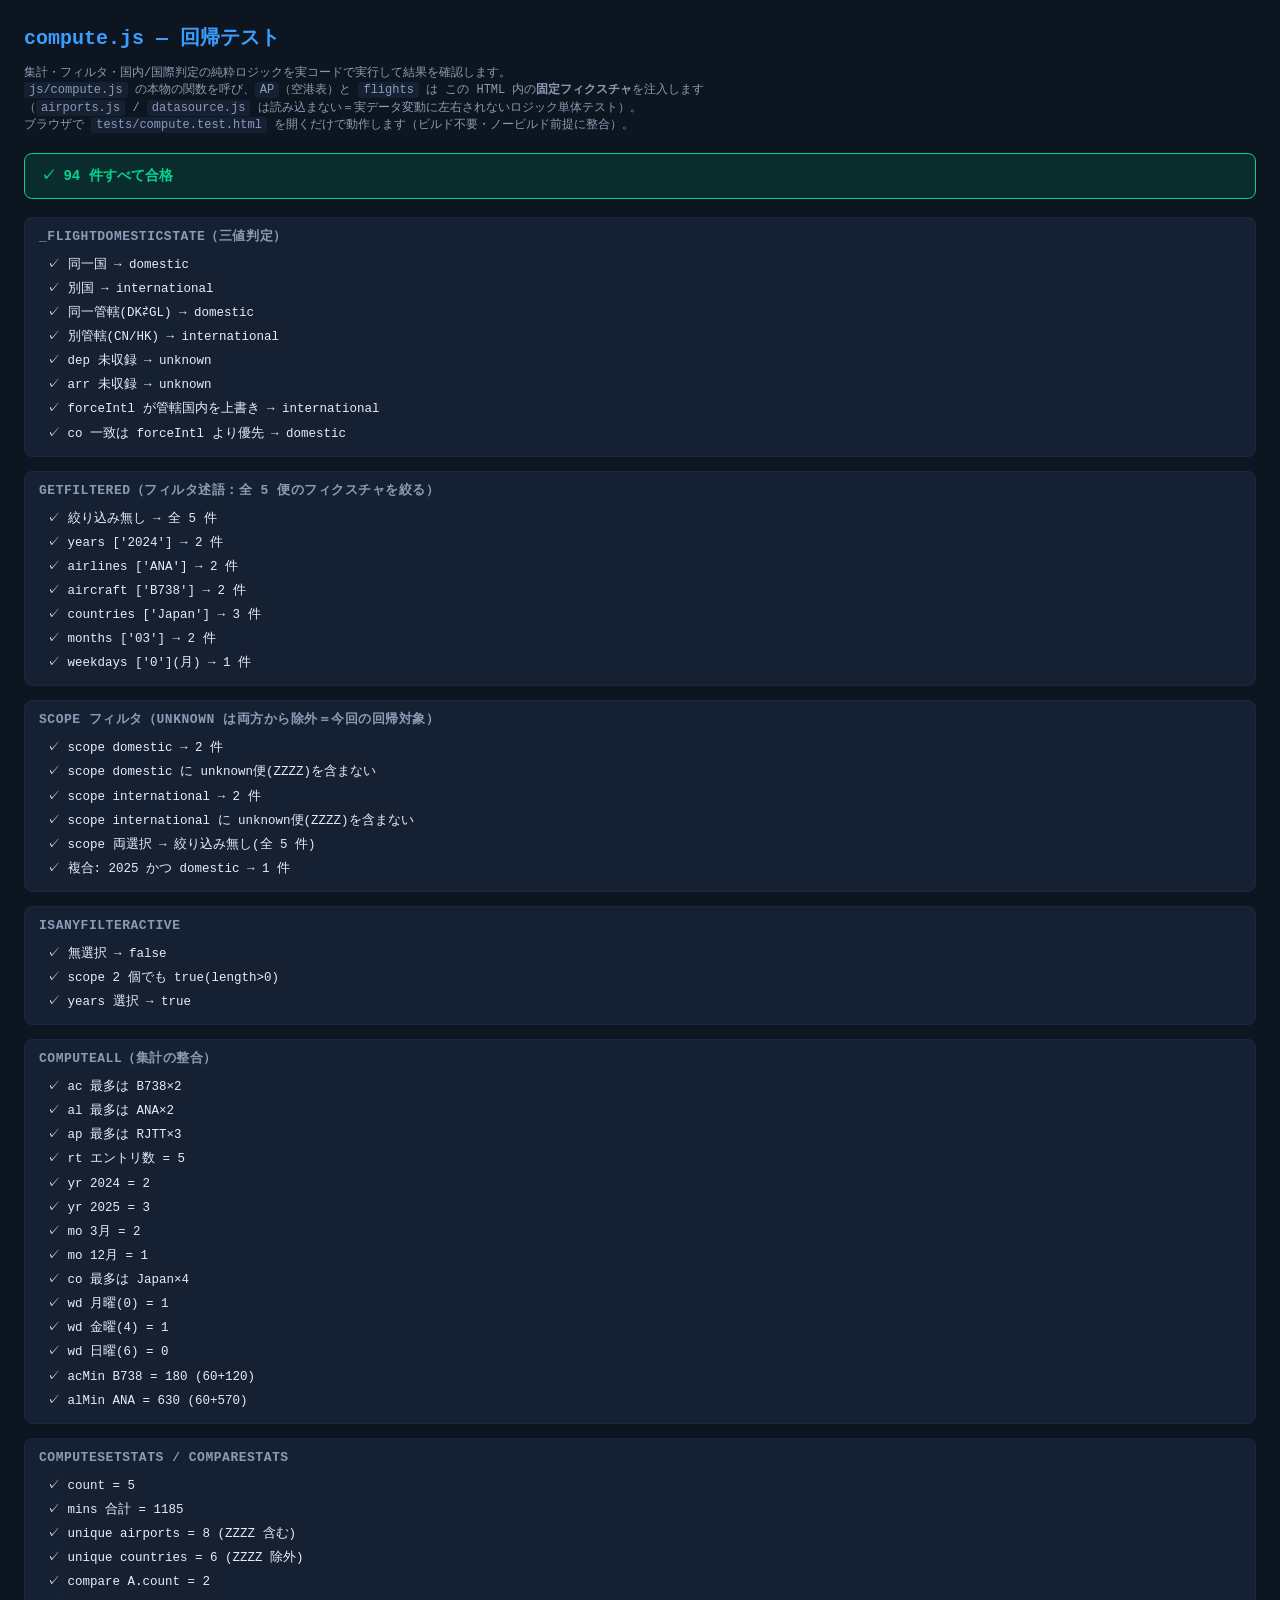
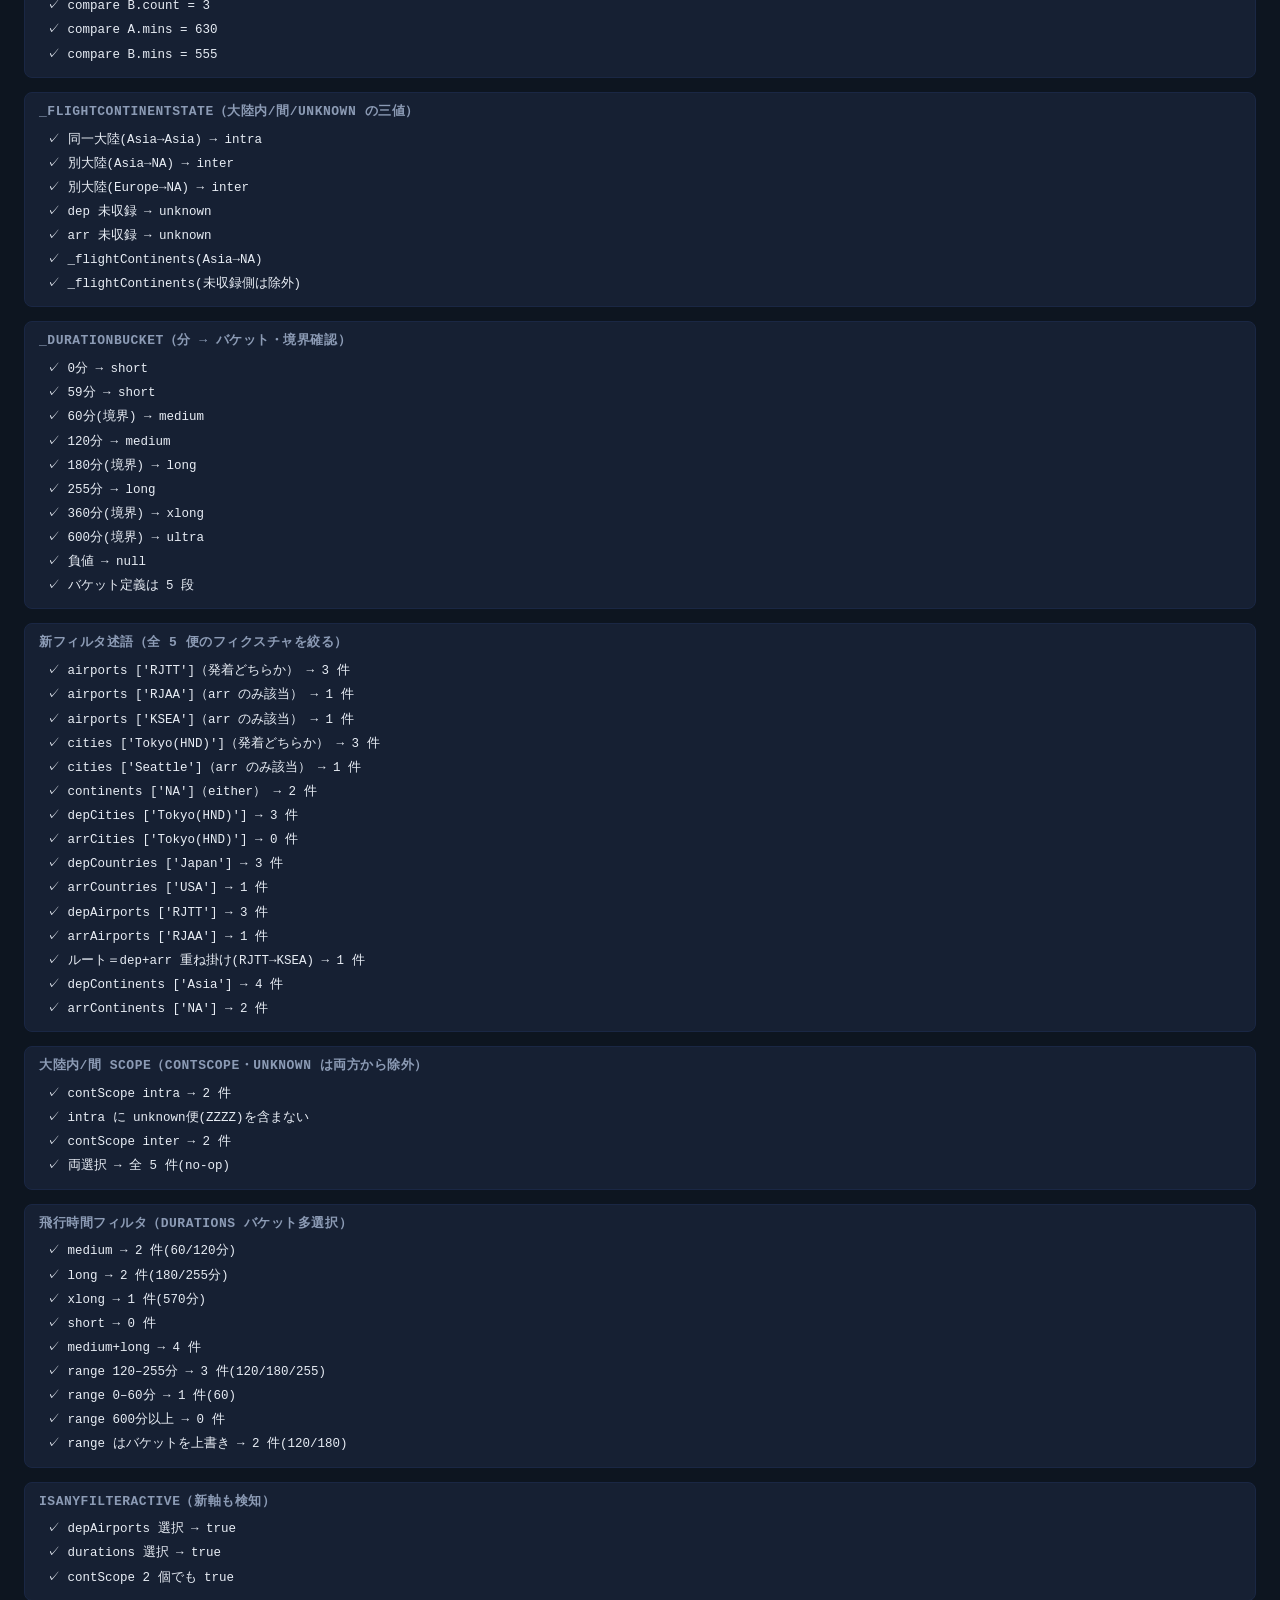
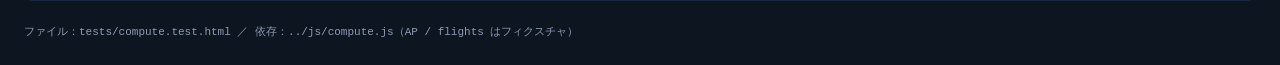
<file: tests/compute.test.html>
<!DOCTYPE html>
<html lang="ja">
<head>
<meta charset="utf-8">
<title>compute.js テスト</title>
<style>
  :root{
    --bg:#0d1520; --card:#162033; --border:#1a2744;
    --text:#e8edf5; --text-2:#8c9bb5; --accent:#3b9eff;
    --green:#00d68f; --red:#ff4d6a; --amber:#ffb020;
  }
  *{box-sizing:border-box;}
  body{font-family:ui-monospace,'JetBrains Mono',Menlo,monospace;background:var(--bg);color:var(--text);
       margin:0;padding:24px;line-height:1.45;}
  h1{color:var(--accent);font-size:20px;margin:0 0 4px;}
  .intro{color:var(--text-2);font-size:12px;margin-bottom:18px;}
  .intro code{background:var(--card);padding:1px 5px;border-radius:3px;}
  .summary{padding:12px 16px;border-radius:8px;font-weight:700;font-size:14px;margin:18px 0;}
  .summary.ok  {background:rgba(0,214,143,0.12);border:1px solid var(--green);color:var(--green);}
  .summary.fail{background:rgba(255,77,106,0.12);border:1px solid var(--red);  color:var(--red);}
  .group{margin:14px 0;background:var(--card);border:1px solid var(--border);border-radius:8px;
         padding:10px 14px;}
  .group h2{font-size:13px;color:var(--text-2);margin:0 0 6px;text-transform:uppercase;letter-spacing:0.04em;}
  .case{padding:3px 0;font-size:12.5px;border-left:3px solid transparent;padding-left:8px;margin-left:-3px;}
  .pass{color:var(--green);}
  .fail{color:var(--red);border-left-color:var(--red);background:rgba(255,77,106,0.06);}
  .label{color:var(--text);}
  .expected{color:var(--text-2);}
  .got{color:var(--amber);}
  .meta{color:var(--text-2);font-size:11px;margin-top:24px;}
</style>
</head>
<body>
<h1>compute.js — 回帰テスト</h1>
<p class="intro">
  集計・フィルタ・国内/国際判定の純粋ロジックを実コードで実行して結果を確認します。<br>
  <code>js/compute.js</code> の本物の関数を呼び、<code>AP</code>（空港表）と <code>flights</code> は
  この HTML 内の<strong>固定フィクスチャ</strong>を注入します<br>
  （<code>airports.js</code> / <code>datasource.js</code> は読み込まない＝実データ変動に左右されないロジック単体テスト）。<br>
  ブラウザで <code>tests/compute.test.html</code> を開くだけで動作します（ビルド不要・ノービルド前提に整合）。
</p>
<div id="summary" class="summary"></div>
<div id="results"></div>
<div class="meta">ファイル：<code>tests/compute.test.html</code> ／ 依存：<code>../js/compute.js</code>（AP / flights はフィクスチャ）</div>

<!-- フィクスチャ：compute.js が参照するグローバル AP / flights をテスト用に用意する。
     compute.js は AP / flights を「関数内」でしか参照しないため、ここで先に定義しておけば足りる。 -->
<script>
// 国内/国際判定を網羅するための最小空港セット：
//   同一国（Japan）・別国（USA）・同一管轄グループ（Denmark⇄Greenland(Denmark)）・
//   別管轄の B タイプ（China / Hong Kong(China)）・forceIntl 付き、を含む。
var AP = {
  RJTT: { co:'Japan',               city:'Tokyo(HND)',  ct:'Asia' },
  RJAA: { co:'Japan',               city:'Tokyo(NRT)',  ct:'Asia' },
  KSEA: { co:'USA',                 city:'Seattle',     ct:'North America' },
  KFRC: { co:'USA',                 city:'ForceUSA',    ct:'North America', forceIntl:true },
  EKCH: { co:'Denmark',             city:'Copenhagen',  ct:'Europe' },
  BGGH: { co:'Greenland(Denmark)',  city:'Nuuk',        ct:'North America' },
  BGBW: { co:'Greenland(Denmark)',  city:'Narsarsuaq',  ct:'North America', forceIntl:true },
  ZBAA: { co:'China',               city:'Beijing',     ct:'Asia' },
  VHHH: { co:'Hong Kong(China)',    city:'Hong Kong',   ct:'Asia' },
};

// フライト集合：年/月/曜日/航空会社/機材/所要時間/国内・国際/未収録(ZZZZ) を散らす。
// 曜日（Mon=0..Sun=6）コメントは computeAll の wd ロジックと突き合わせ済み。
var flights = [
  { date:'2024-01-05', dep:'RJTT', arr:'RJAA', ac:'B738', al:'ANA', t:'1h00m' }, // 国内JP / 金(wd4)
  { date:'2024-07-20', dep:'RJTT', arr:'KSEA', ac:'B77W', al:'ANA', t:'9h30m' }, // 国際   / 土(wd5)
  { date:'2025-03-10', dep:'EKCH', arr:'BGGH', ac:'A320', al:'SAS', t:'4h15m' }, // 管轄国内 / 月(wd0)
  { date:'2025-03-11', dep:'ZBAA', arr:'VHHH', ac:'A333', al:'CCA', t:'3h00m' }, // 国際(CN/HK) / 火(wd1)
  { date:'2025-12-25', dep:'RJTT', arr:'ZZZZ', ac:'B738', al:'JAL', t:'2h00m' }, // unknown(ZZZZ未収録) / 木(wd3)
];
</script>
<script src="../js/compute.js"></script>

<script>
// =========================== ミニ assert ハーネス ===========================
// normalize.test.html / parse.test.html と同じ作法（依存追加なし）。
let _passed = 0, _failed = 0;
let _currentGroup = null;

function group(name){
  const div = document.createElement('div');
  div.className = 'group';
  const h2 = document.createElement('h2');
  h2.textContent = name;
  div.appendChild(h2);
  document.getElementById('results').appendChild(div);
  _currentGroup = div;
}

function eq(label, actual, expected){
  const ok = (actual === expected) ||
             (Number.isNaN(actual) && Number.isNaN(expected));
  const row = document.createElement('div');
  row.className = 'case ' + (ok ? 'pass' : 'fail');
  if(ok){
    row.innerHTML = '<span class="label">✓ ' + escapeHtml(label) + '</span>';
    _passed++;
  } else {
    row.innerHTML = '<span class="label">✗ ' + escapeHtml(label) + '</span> ' +
                    '<span class="expected">expected ' + escapeHtml(JSON.stringify(expected)) + '</span> ' +
                    '<span class="got">got ' + escapeHtml(JSON.stringify(actual)) + '</span>';
    _failed++;
  }
  _currentGroup.appendChild(row);
}

// 配列・タプル比較用：JSON 文字列化して eq に通す薄いラッパ。
function arrEq(label, actual, expected){
  eq(label, JSON.stringify(actual), JSON.stringify(expected));
}

function escapeHtml(s){
  return String(s).replace(/[&<>"']/g, ch => ({
    '&':'&amp;','<':'&lt;','>':'&gt;','"':'&quot;',"'":'&#39;'
  }[ch]));
}

function done(){
  const total = _passed + _failed;
  const sum = document.getElementById('summary');
  if(_failed === 0){
    sum.className = 'summary ok';
    sum.textContent = '✓ ' + total + ' 件すべて合格';
  } else {
    sum.className = 'summary fail';
    sum.textContent = '✗ ' + _failed + ' / ' + total + ' 件失敗';
  }
}

// FilterState を毎回まっさらにしてから上書きするヘルパ（テスト間の状態漏れ防止）。
function setFilter(o){
  FilterState.years=[]; FilterState.airlines=[]; FilterState.aircraft=[];
  FilterState.countries=[]; FilterState.scope=[]; FilterState.months=[]; FilterState.weekdays=[];
  // 共有計算層（フェーズY）の軸もリセット。
  FilterState.airports=[]; FilterState.cities=[]; FilterState.continents=[];
  FilterState.depAirports=[]; FilterState.arrAirports=[];
  FilterState.depCities=[]; FilterState.arrCities=[]; FilterState.depCountries=[]; FilterState.arrCountries=[];
  FilterState.depContinents=[]; FilterState.arrContinents=[];
  FilterState.contScope=[]; FilterState.durations=[]; FilterState.durationRange=[];
  Object.assign(FilterState, o || {});
}

// ============================ テストケース ============================

// ---- _flightDomesticState（国内/国際/unknown の三値判定と優先順位）----
group('_flightDomesticState（三値判定）');
eq('同一国 → domestic',                _flightDomesticState({dep:'RJTT', arr:'RJAA'}), 'domestic');
eq('別国 → international',              _flightDomesticState({dep:'RJTT', arr:'KSEA'}), 'international');
eq('同一管轄(DK⇄GL) → domestic',       _flightDomesticState({dep:'EKCH', arr:'BGGH'}), 'domestic');
eq('別管轄(CN/HK) → international',     _flightDomesticState({dep:'ZBAA', arr:'VHHH'}), 'international');
eq('dep 未収録 → unknown',             _flightDomesticState({dep:'ZZZZ', arr:'RJTT'}), 'unknown');
eq('arr 未収録 → unknown',             _flightDomesticState({dep:'RJTT', arr:'ZZZZ'}), 'unknown');
eq('forceIntl が管轄国内を上書き → international', _flightDomesticState({dep:'EKCH', arr:'BGBW'}), 'international');
eq('co 一致は forceIntl より優先 → domestic',     _flightDomesticState({dep:'KSEA', arr:'KFRC'}), 'domestic');

// ---- getFiltered / _buildPredicates（各フィルタ述語）----
group('getFiltered（フィルタ述語：全 5 便のフィクスチャを絞る）');
setFilter({});                       eq('絞り込み無し → 全 5 件',        getFiltered().length, 5);
setFilter({years:['2024']});         eq("years ['2024'] → 2 件",         getFiltered().length, 2);
setFilter({airlines:['ANA']});       eq("airlines ['ANA'] → 2 件",       getFiltered().length, 2);
setFilter({aircraft:['B738']});      eq("aircraft ['B738'] → 2 件",      getFiltered().length, 2);
setFilter({countries:['Japan']});    eq("countries ['Japan'] → 3 件",    getFiltered().length, 3);
setFilter({months:['03']});          eq("months ['03'] → 2 件",          getFiltered().length, 2);
setFilter({weekdays:['0']});         eq("weekdays ['0'](月) → 1 件",     getFiltered().length, 1);

// ---- scope（国内/国際）と unknown の扱い ----
group('scope フィルタ（unknown は両方から除外＝今回の回帰対象）');
setFilter({scope:['domestic']});
eq("scope domestic → 2 件",                getFiltered().length, 2);
eq('scope domestic に unknown便(ZZZZ)を含まない', getFiltered().some(f=>f.arr==='ZZZZ'), false);
setFilter({scope:['international']});
eq("scope international → 2 件",            getFiltered().length, 2);
eq('scope international に unknown便(ZZZZ)を含まない', getFiltered().some(f=>f.arr==='ZZZZ'), false);
setFilter({scope:['domestic','international']});
eq('scope 両選択 → 絞り込み無し(全 5 件)',   getFiltered().length, 5);
setFilter({years:['2025'], scope:['domestic']});
eq('複合: 2025 かつ domestic → 1 件',        getFiltered().length, 1);

// ---- isAnyFilterActive ----
group('isAnyFilterActive');
setFilter({});                              eq('無選択 → false',          isAnyFilterActive(), false);
setFilter({scope:['domestic','international']}); eq('scope 2 個でも true(length>0)', isAnyFilterActive(), true);
setFilter({years:['2024']});                eq('years 選択 → true',       isAnyFilterActive(), true);
setFilter({}); // 後続テストに影響しないよう片付け

// ---- computeAll（集計）----
group('computeAll（集計の整合）');
const C = computeAll(flights);
arrEq('ac 最多は B738×2',  C.ac[0], ['B738', 2]);
arrEq('al 最多は ANA×2',   C.al[0], ['ANA', 2]);
arrEq('ap 最多は RJTT×3',  C.ap[0], ['RJTT', 3]);
eq('rt エントリ数 = 5',     C.rt.length, 5);
eq('yr 2024 = 2',           C.yr['2024'], 2);
eq('yr 2025 = 3',           C.yr['2025'], 3);
eq('mo 3月 = 2',            C.mo[3], 2);
eq('mo 12月 = 1',           C.mo[12], 1);
arrEq('co 最多は Japan×4',  C.co[0], ['Japan', 4]);
eq('wd 月曜(0) = 1',        C.wd[0], 1);
eq('wd 金曜(4) = 1',        C.wd[4], 1);
eq('wd 日曜(6) = 0',        C.wd[6], 0);
eq('acMin B738 = 180 (60+120)', C.acMin['B738'], 180);
eq('alMin ANA = 630 (60+570)',  C.alMin['ANA'], 630);

// ---- computeSetStats / compareStats（比較用要約）----
group('computeSetStats / compareStats');
const S = computeSetStats(flights);
eq('count = 5',                          S.count, 5);
eq('mins 合計 = 1185',                   S.mins, 1185);
eq('unique airports = 8 (ZZZZ 含む)',    S.airports.size, 8);
eq('unique countries = 6 (ZZZZ 除外)',   S.countries.size, 6);
const cmp = compareStats(flights.slice(0,2), flights.slice(2));
eq('compare A.count = 2',  cmp.a.count, 2);
eq('compare B.count = 3',  cmp.b.count, 3);
eq('compare A.mins = 630', cmp.a.mins, 630);
eq('compare B.mins = 555', cmp.b.mins, 555);

// ======================= 共有計算層（フェーズY・2026-07-02） =======================

// ---- _flightContinents / _flightContinentState（大陸ヘルパと大陸内/間の三値）----
group('_flightContinentState（大陸内/間/unknown の三値）');
eq('同一大陸(Asia→Asia) → intra',      _flightContinentState({dep:'RJTT', arr:'RJAA'}), 'intra');
eq('別大陸(Asia→NA) → inter',          _flightContinentState({dep:'RJTT', arr:'KSEA'}), 'inter');
eq('別大陸(Europe→NA) → inter',        _flightContinentState({dep:'EKCH', arr:'BGGH'}), 'inter');
eq('dep 未収録 → unknown',             _flightContinentState({dep:'ZZZZ', arr:'RJTT'}), 'unknown');
eq('arr 未収録 → unknown',             _flightContinentState({dep:'RJTT', arr:'ZZZZ'}), 'unknown');
arrEq('_flightContinents(Asia→NA)',    _flightContinents({dep:'RJTT', arr:'KSEA'}), ['Asia','North America']);
arrEq('_flightContinents(未収録側は除外)', _flightContinents({dep:'RJTT', arr:'ZZZZ'}), ['Asia']);

// ---- _durationBucket / DURATION_BUCKETS（非重複・境界は下限含む/上限含まず）----
group('_durationBucket（分 → バケット・境界確認）');
eq('0分 → short',        _durationBucket(0),   'short');
eq('59分 → short',       _durationBucket(59),  'short');
eq('60分(境界) → medium', _durationBucket(60),  'medium');
eq('120分 → medium',     _durationBucket(120), 'medium');
eq('180分(境界) → long',  _durationBucket(180), 'long');
eq('255分 → long',       _durationBucket(255), 'long');
eq('360分(境界) → xlong', _durationBucket(360), 'xlong');
eq('600分(境界) → ultra', _durationBucket(600), 'ultra');
eq('負値 → null',         _durationBucket(-1),  null);
eq('バケット定義は 5 段', DURATION_BUCKETS.length, 5);

// ---- 新フィルタ述語（dep/arr 空港・大陸・大陸内外・飛行時間）----
group('新フィルタ述語（全 5 便のフィクスチャを絞る）');
setFilter({airports:['RJTT']});      eq("airports ['RJTT']（発着どちらか） → 3 件", getFiltered().length, 3);
setFilter({airports:['RJAA']});      eq("airports ['RJAA']（arr のみ該当） → 1 件", getFiltered().length, 1);
setFilter({airports:['KSEA']});      eq("airports ['KSEA']（arr のみ該当） → 1 件", getFiltered().length, 1);
setFilter({cities:['Tokyo(HND)']});  eq("cities ['Tokyo(HND)']（発着どちらか） → 3 件", getFiltered().length, 3);
setFilter({cities:['Seattle']});     eq("cities ['Seattle']（arr のみ該当） → 1 件", getFiltered().length, 1);
setFilter({continents:['North America']}); eq("continents ['NA']（either） → 2 件", getFiltered().length, 2);
setFilter({depCities:['Tokyo(HND)']}); eq("depCities ['Tokyo(HND)'] → 3 件", getFiltered().length, 3);
setFilter({arrCities:['Tokyo(HND)']}); eq("arrCities ['Tokyo(HND)'] → 0 件", getFiltered().length, 0);
setFilter({depCountries:['Japan']}); eq("depCountries ['Japan'] → 3 件", getFiltered().length, 3);
setFilter({arrCountries:['USA']});   eq("arrCountries ['USA'] → 1 件", getFiltered().length, 1);
setFilter({depAirports:['RJTT']});   eq("depAirports ['RJTT'] → 3 件",       getFiltered().length, 3);
setFilter({arrAirports:['RJAA']});   eq("arrAirports ['RJAA'] → 1 件",       getFiltered().length, 1);
setFilter({depAirports:['RJTT'], arrAirports:['KSEA']});
eq('ルート＝dep+arr 重ね掛け(RJTT→KSEA) → 1 件', getFiltered().length, 1);
setFilter({depContinents:['Asia']}); eq("depContinents ['Asia'] → 4 件",     getFiltered().length, 4);
setFilter({arrContinents:['North America']}); eq("arrContinents ['NA'] → 2 件", getFiltered().length, 2);

group('大陸内/間 scope（contScope・unknown は両方から除外）');
setFilter({contScope:['intra']});    eq("contScope intra → 2 件",            getFiltered().length, 2);
eq('intra に unknown便(ZZZZ)を含まない', getFiltered().some(f=>f.arr==='ZZZZ'), false);
setFilter({contScope:['inter']});    eq("contScope inter → 2 件",            getFiltered().length, 2);
setFilter({contScope:['intra','inter']}); eq('両選択 → 全 5 件(no-op)',       getFiltered().length, 5);

group('飛行時間フィルタ（durations バケット多選択）');
setFilter({durations:['medium']});          eq("medium → 2 件(60/120分)",   getFiltered().length, 2);
setFilter({durations:['long']});            eq("long → 2 件(180/255分)",     getFiltered().length, 2);
setFilter({durations:['xlong']});           eq("xlong → 1 件(570分)",        getFiltered().length, 1);
setFilter({durations:['short']});           eq("short → 0 件",               getFiltered().length, 0);
setFilter({durations:['medium','long']});   eq("medium+long → 4 件",         getFiltered().length, 4);
// カスタム範囲（分）：フィクスチャ t = 60/570/255/180/120 分
setFilter({durationRange:[120,255]});        eq("range 120–255分 → 3 件(120/180/255)", getFiltered().length, 3);
setFilter({durationRange:[0,60]});           eq("range 0–60分 → 1 件(60)",    getFiltered().length, 1);
setFilter({durationRange:[600,100000]});     eq("range 600分以上 → 0 件",     getFiltered().length, 0);
setFilter({durationRange:[100,200], durations:['ultra']}); eq("range はバケットを上書き → 2 件(120/180)", getFiltered().length, 2);

group('isAnyFilterActive（新軸も検知）');
setFilter({depAirports:['RJTT']});   eq('depAirports 選択 → true',  isAnyFilterActive(), true);
setFilter({durations:['long']});     eq('durations 選択 → true',    isAnyFilterActive(), true);
setFilter({contScope:['intra','inter']}); eq('contScope 2 個でも true', isAnyFilterActive(), true);
setFilter({}); // 片付け

done();
</script>
</body>
</html>
</file>
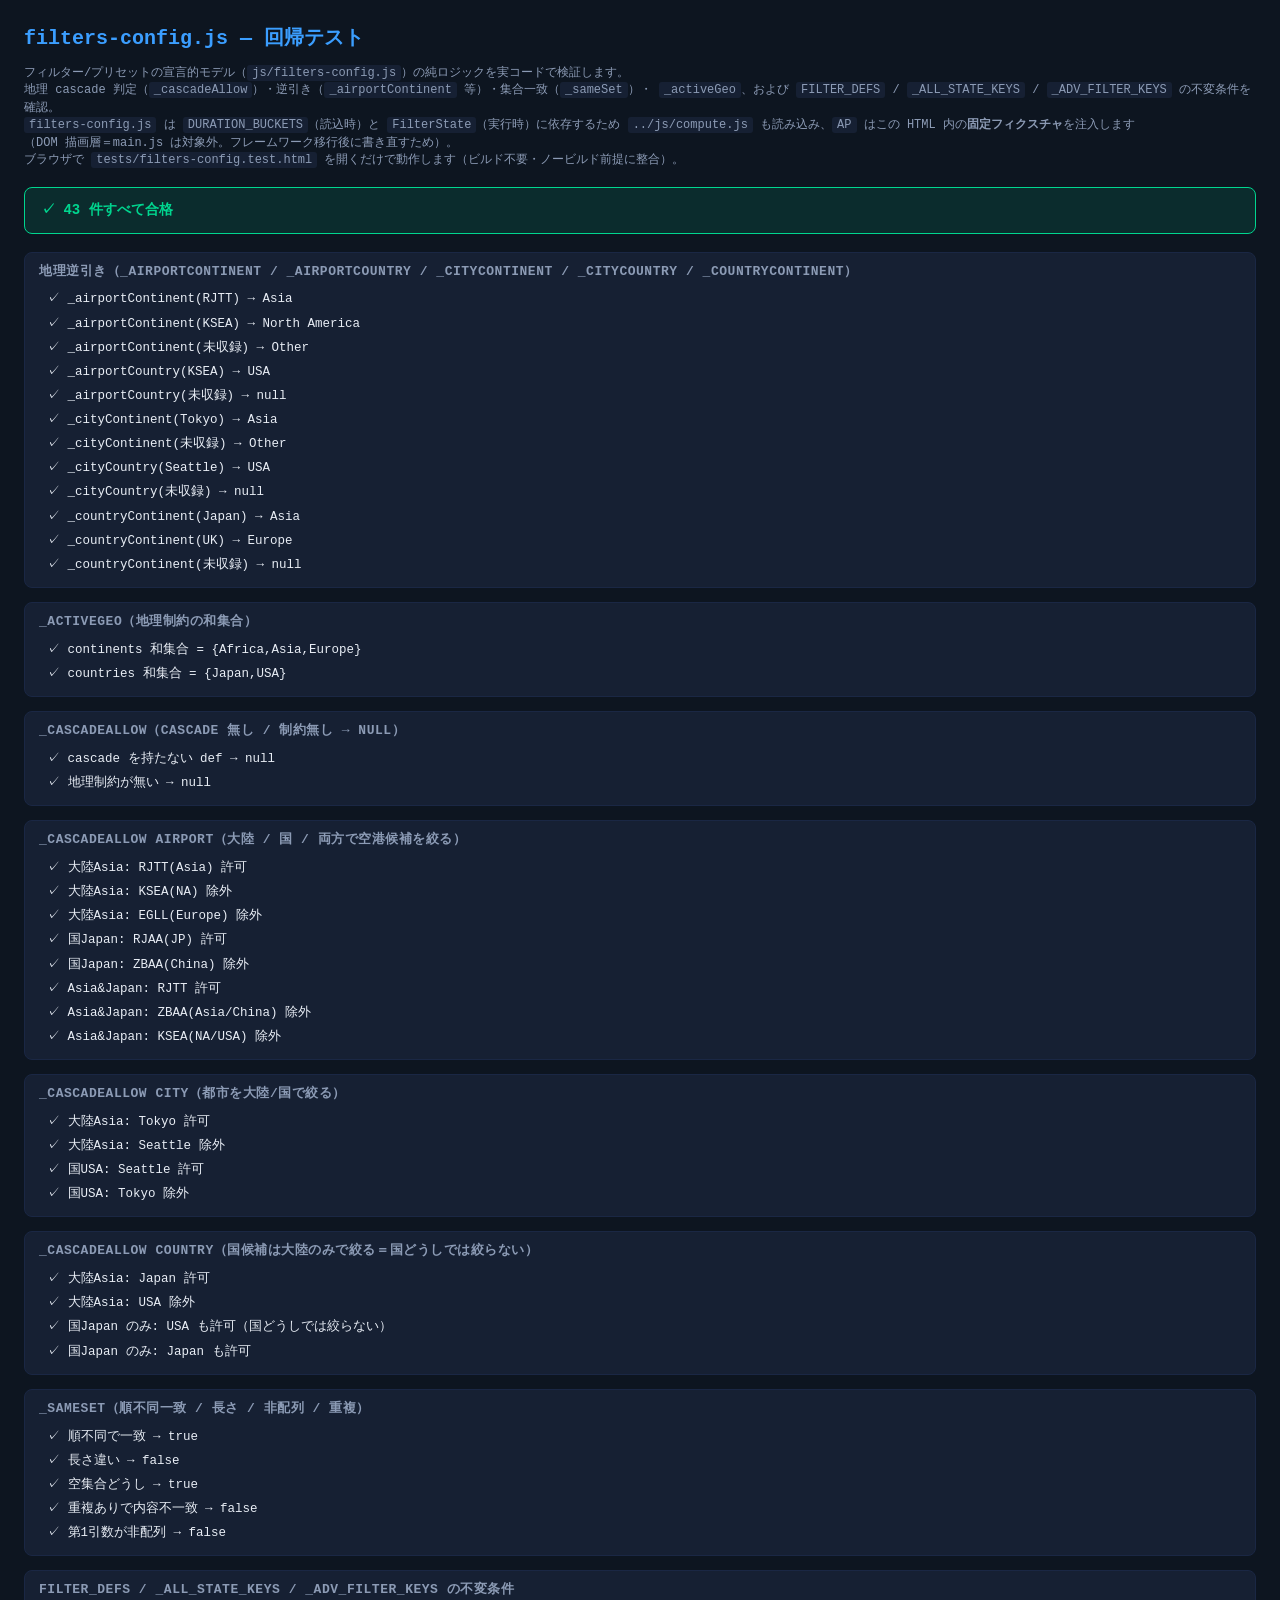
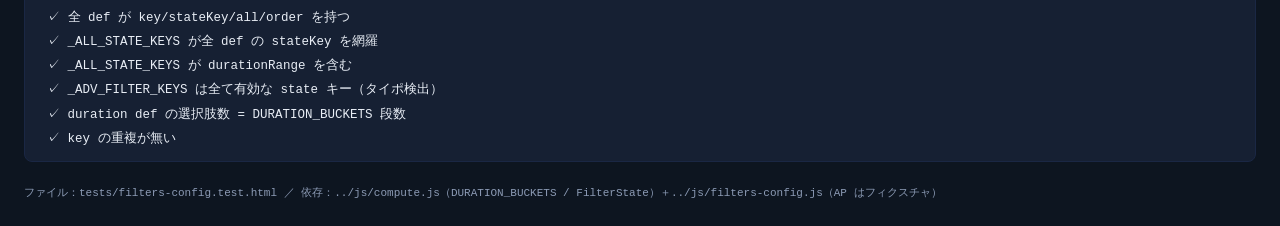
<file: tests/filters-config.test.html>
<!DOCTYPE html>
<html lang="ja">
<head>
<meta charset="utf-8">
<title>filters-config.js テスト</title>
<style>
  :root{
    --bg:#0d1520; --card:#162033; --border:#1a2744;
    --text:#e8edf5; --text-2:#8c9bb5; --accent:#3b9eff;
    --green:#00d68f; --red:#ff4d6a; --amber:#ffb020;
  }
  *{box-sizing:border-box;}
  body{font-family:ui-monospace,'JetBrains Mono',Menlo,monospace;background:var(--bg);color:var(--text);
       margin:0;padding:24px;line-height:1.45;}
  h1{color:var(--accent);font-size:20px;margin:0 0 4px;}
  .intro{color:var(--text-2);font-size:12px;margin-bottom:18px;}
  .intro code{background:var(--card);padding:1px 5px;border-radius:3px;}
  .summary{padding:12px 16px;border-radius:8px;font-weight:700;font-size:14px;margin:18px 0;}
  .summary.ok  {background:rgba(0,214,143,0.12);border:1px solid var(--green);color:var(--green);}
  .summary.fail{background:rgba(255,77,106,0.12);border:1px solid var(--red);  color:var(--red);}
  .group{margin:14px 0;background:var(--card);border:1px solid var(--border);border-radius:8px;
         padding:10px 14px;}
  .group h2{font-size:13px;color:var(--text-2);margin:0 0 6px;text-transform:uppercase;letter-spacing:0.04em;}
  .case{padding:3px 0;font-size:12.5px;border-left:3px solid transparent;padding-left:8px;margin-left:-3px;}
  .pass{color:var(--green);}
  .fail{color:var(--red);border-left-color:var(--red);background:rgba(255,77,106,0.06);}
  .label{color:var(--text);}
  .expected{color:var(--text-2);}
  .got{color:var(--amber);}
  .meta{color:var(--text-2);font-size:11px;margin-top:24px;}
</style>
</head>
<body>
<h1>filters-config.js — 回帰テスト</h1>
<p class="intro">
  フィルター/プリセットの宣言的モデル（<code>js/filters-config.js</code>）の純ロジックを実コードで検証します。<br>
  地理 cascade 判定（<code>_cascadeAllow</code>）・逆引き（<code>_airportContinent</code> 等）・集合一致（<code>_sameSet</code>）・
  <code>_activeGeo</code>、および <code>FILTER_DEFS</code> / <code>_ALL_STATE_KEYS</code> / <code>_ADV_FILTER_KEYS</code> の不変条件を確認。<br>
  <code>filters-config.js</code> は <code>DURATION_BUCKETS</code>（読込時）と <code>FilterState</code>（実行時）に依存するため
  <code>../js/compute.js</code> も読み込み、<code>AP</code> はこの HTML 内の<strong>固定フィクスチャ</strong>を注入します<br>
  （DOM 描画層＝main.js は対象外。フレームワーク移行後に書き直すため）。<br>
  ブラウザで <code>tests/filters-config.test.html</code> を開くだけで動作します（ビルド不要・ノービルド前提に整合）。
</p>
<div id="summary" class="summary"></div>
<div id="results"></div>
<div class="meta">ファイル：<code>tests/filters-config.test.html</code> ／ 依存：<code>../js/compute.js</code>（DURATION_BUCKETS / FilterState）＋<code>../js/filters-config.js</code>（AP はフィクスチャ）</div>

<!-- フィクスチャ：地理逆引き・cascade を網羅する最小空港セット。
     Asia(Japan×2, China) / North America(USA×2) / Europe(UK) を散らす。
     filters-config.js の geo ヘルパは AP を「関数内」でしか参照しないため先に定義すれば足りる。 -->
<script>
var AP = {
  RJTT: { co:'Japan', city:'Tokyo',       ct:'Asia' },
  RJAA: { co:'Japan', city:'Narita',      ct:'Asia' },
  ZBAA: { co:'China', city:'Beijing',     ct:'Asia' },
  KSEA: { co:'USA',   city:'Seattle',     ct:'North America' },
  KLAX: { co:'USA',   city:'LosAngeles',  ct:'North America' },
  EGLL: { co:'UK',    city:'London',      ct:'Europe' },
};
// compute.js が load 時に触れないよう空配列で用意（geo テストでは未使用）。
var flights = [];
</script>
<script src="../js/compute.js"></script>
<script src="../js/filters-config.js"></script>

<script>
// =========================== ミニ assert ハーネス ===========================
// compute.test.html / normalize.test.html と同じ作法（依存追加なし）。
let _passed = 0, _failed = 0;
let _currentGroup = null;

function group(name){
  const div = document.createElement('div');
  div.className = 'group';
  const h2 = document.createElement('h2');
  h2.textContent = name;
  div.appendChild(h2);
  document.getElementById('results').appendChild(div);
  _currentGroup = div;
}

function eq(label, actual, expected){
  const ok = (actual === expected) ||
             (Number.isNaN(actual) && Number.isNaN(expected));
  const row = document.createElement('div');
  row.className = 'case ' + (ok ? 'pass' : 'fail');
  if(ok){
    row.innerHTML = '<span class="label">✓ ' + escapeHtml(label) + '</span>';
    _passed++;
  } else {
    row.innerHTML = '<span class="label">✗ ' + escapeHtml(label) + '</span> ' +
                    '<span class="expected">expected ' + escapeHtml(JSON.stringify(expected)) + '</span> ' +
                    '<span class="got">got ' + escapeHtml(JSON.stringify(actual)) + '</span>';
    _failed++;
  }
  _currentGroup.appendChild(row);
}

// 配列・タプル比較用：JSON 文字列化して eq に通す薄いラッパ。
function arrEq(label, actual, expected){
  eq(label, JSON.stringify(actual), JSON.stringify(expected));
}

function escapeHtml(s){
  return String(s).replace(/[&<>"']/g, ch => ({
    '&':'&amp;','<':'&lt;','>':'&gt;','"':'&quot;',"'":'&#39;'
  }[ch]));
}

function done(){
  const total = _passed + _failed;
  const sum = document.getElementById('summary');
  if(_failed === 0){
    sum.className = 'summary ok';
    sum.textContent = '✓ ' + total + ' 件すべて合格';
  } else {
    sum.className = 'summary fail';
    sum.textContent = '✗ ' + _failed + ' / ' + total + ' 件失敗';
  }
}

// FilterState を毎回まっさらにしてから上書きするヘルパ（テスト間の状態漏れ防止）。
// compute.test.html と同一（compute.js の FilterState を対象）。
function setFilter(o){
  FilterState.years=[]; FilterState.airlines=[]; FilterState.aircraft=[];
  FilterState.countries=[]; FilterState.scope=[]; FilterState.months=[]; FilterState.weekdays=[];
  FilterState.airports=[]; FilterState.cities=[]; FilterState.continents=[];
  FilterState.depAirports=[]; FilterState.arrAirports=[];
  FilterState.depCities=[]; FilterState.arrCities=[]; FilterState.depCountries=[]; FilterState.arrCountries=[];
  FilterState.depContinents=[]; FilterState.arrContinents=[];
  FilterState.contScope=[]; FilterState.durations=[]; FilterState.durationRange=[];
  Object.assign(FilterState, o || {});
}

// ============================ テストケース ============================

// ---- 地理逆引きヘルパ（AP を引く純 lookup・未収録は 'Other' / null） ----
group('地理逆引き（_airportContinent / _airportCountry / _cityContinent / _cityCountry / _countryContinent）');
eq('_airportContinent(RJTT) → Asia',        _airportContinent('RJTT'), 'Asia');
eq('_airportContinent(KSEA) → North America', _airportContinent('KSEA'), 'North America');
eq('_airportContinent(未収録) → Other',     _airportContinent('ZZZZ'), 'Other');
eq('_airportCountry(KSEA) → USA',           _airportCountry('KSEA'), 'USA');
eq('_airportCountry(未収録) → null',        _airportCountry('ZZZZ'), null);
eq('_cityContinent(Tokyo) → Asia',          _cityContinent('Tokyo'), 'Asia');
eq('_cityContinent(未収録) → Other',        _cityContinent('Nowhere'), 'Other');
eq('_cityCountry(Seattle) → USA',           _cityCountry('Seattle'), 'USA');
eq('_cityCountry(未収録) → null',           _cityCountry('Nowhere'), null);
eq('_countryContinent(Japan) → Asia',       _countryContinent('Japan'), 'Asia');
eq('_countryContinent(UK) → Europe',        _countryContinent('UK'), 'Europe');
eq('_countryContinent(未収録) → null',      _countryContinent('Nowhere'), null);

// ---- _activeGeo（大陸/国を dep/arr/either で和集合） ----
group('_activeGeo（地理制約の和集合）');
setFilter({continents:['Asia'], depContinents:['Europe'], arrContinents:['Africa'],
           countries:['Japan'], depCountries:['USA']});
{
  const g = _activeGeo();
  arrEq('continents 和集合 = {Africa,Asia,Europe}', [...g.continents].sort(), ['Africa','Asia','Europe']);
  arrEq('countries 和集合 = {Japan,USA}',           [...g.countries].sort(),  ['Japan','USA']);
}
setFilter({});

// ---- _cascadeAllow（cascade 判定述語）----
group('_cascadeAllow（cascade 無し / 制約無し → null）');
eq('cascade を持たない def → null',   _cascadeAllow({ key:'year' }), null);
setFilter({});
eq('地理制約が無い → null',           _cascadeAllow({ cascade:'airport' }), null);

group('_cascadeAllow airport（大陸 / 国 / 両方で空港候補を絞る）');
setFilter({ continents:['Asia'] });
{
  const allow = _cascadeAllow({ cascade:'airport' });
  eq('大陸Asia: RJTT(Asia) 許可',  allow('RJTT'), true);
  eq('大陸Asia: KSEA(NA) 除外',    allow('KSEA'), false);
  eq('大陸Asia: EGLL(Europe) 除外', allow('EGLL'), false);
}
setFilter({ countries:['Japan'] });
{
  const allow = _cascadeAllow({ cascade:'airport' });
  eq('国Japan: RJAA(JP) 許可',     allow('RJAA'), true);
  eq('国Japan: ZBAA(China) 除外',  allow('ZBAA'), false);
}
setFilter({ continents:['Asia'], countries:['Japan'] });
{
  const allow = _cascadeAllow({ cascade:'airport' });
  eq('Asia&Japan: RJTT 許可',            allow('RJTT'), true);
  eq('Asia&Japan: ZBAA(Asia/China) 除外', allow('ZBAA'), false); // 大陸は満たすが国が不一致
  eq('Asia&Japan: KSEA(NA/USA) 除外',     allow('KSEA'), false);
}
setFilter({});

group('_cascadeAllow city（都市を大陸/国で絞る）');
setFilter({ continents:['Asia'] });
{
  const allow = _cascadeAllow({ cascade:'city' });
  eq('大陸Asia: Tokyo 許可',    allow('Tokyo'), true);
  eq('大陸Asia: Seattle 除外',  allow('Seattle'), false);
}
setFilter({ countries:['USA'] });
{
  const allow = _cascadeAllow({ cascade:'city' });
  eq('国USA: Seattle 許可',     allow('Seattle'), true);
  eq('国USA: Tokyo 除外',       allow('Tokyo'), false);
}
setFilter({});

group('_cascadeAllow country（国候補は大陸のみで絞る＝国どうしでは絞らない）');
setFilter({ continents:['Asia'] });
{
  const allow = _cascadeAllow({ cascade:'country' });
  eq('大陸Asia: Japan 許可', allow('Japan'), true);
  eq('大陸Asia: USA 除外',   allow('USA'), false);
}
setFilter({ countries:['Japan'] }); // 国のみ選択（大陸なし）
{
  const allow = _cascadeAllow({ cascade:'country' });
  eq('国Japan のみ: USA も許可（国どうしでは絞らない）', allow('USA'), true);
  eq('国Japan のみ: Japan も許可',                       allow('Japan'), true);
}
setFilter({});

// ---- _sameSet（順不同の集合一致・プリセット解除トグル判定） ----
group('_sameSet（順不同一致 / 長さ / 非配列 / 重複）');
eq('順不同で一致 → true',        _sameSet(['a','b'], ['b','a']), true);
eq('長さ違い → false',           _sameSet(['a'], ['a','b']), false);
eq('空集合どうし → true',        _sameSet([], []), true);
eq('重複ありで内容不一致 → false', _sameSet(['a','a'], ['a','b']), false);
eq('第1引数が非配列 → false',     _sameSet(undefined, ['a']), false);

// ---- 宣言的モデルの不変条件（タイポ・取りこぼしのガード） ----
group('FILTER_DEFS / _ALL_STATE_KEYS / _ADV_FILTER_KEYS の不変条件');
eq('全 def が key/stateKey/all/order を持つ',
   FILTER_DEFS.every(d => !!d.key && !!d.stateKey && !!d.all && !!d.order), true);
eq('_ALL_STATE_KEYS が全 def の stateKey を網羅',
   FILTER_DEFS.every(d => _ALL_STATE_KEYS.includes(d.stateKey)), true);
eq('_ALL_STATE_KEYS が durationRange を含む',
   _ALL_STATE_KEYS.includes('durationRange'), true);
eq('_ADV_FILTER_KEYS は全て有効な state キー（タイポ検出）',
   _ADV_FILTER_KEYS.every(k => _ALL_STATE_KEYS.includes(k)), true);
eq('duration def の選択肢数 = DURATION_BUCKETS 段数',
   FILTER_DEFS.find(d => d.key==='duration').fixedOptions.length, DURATION_BUCKETS.length);
eq('key の重複が無い',
   new Set(FILTER_DEFS.map(d => d.key)).size, FILTER_DEFS.length);

done();
</script>
</body>
</html>
</file>
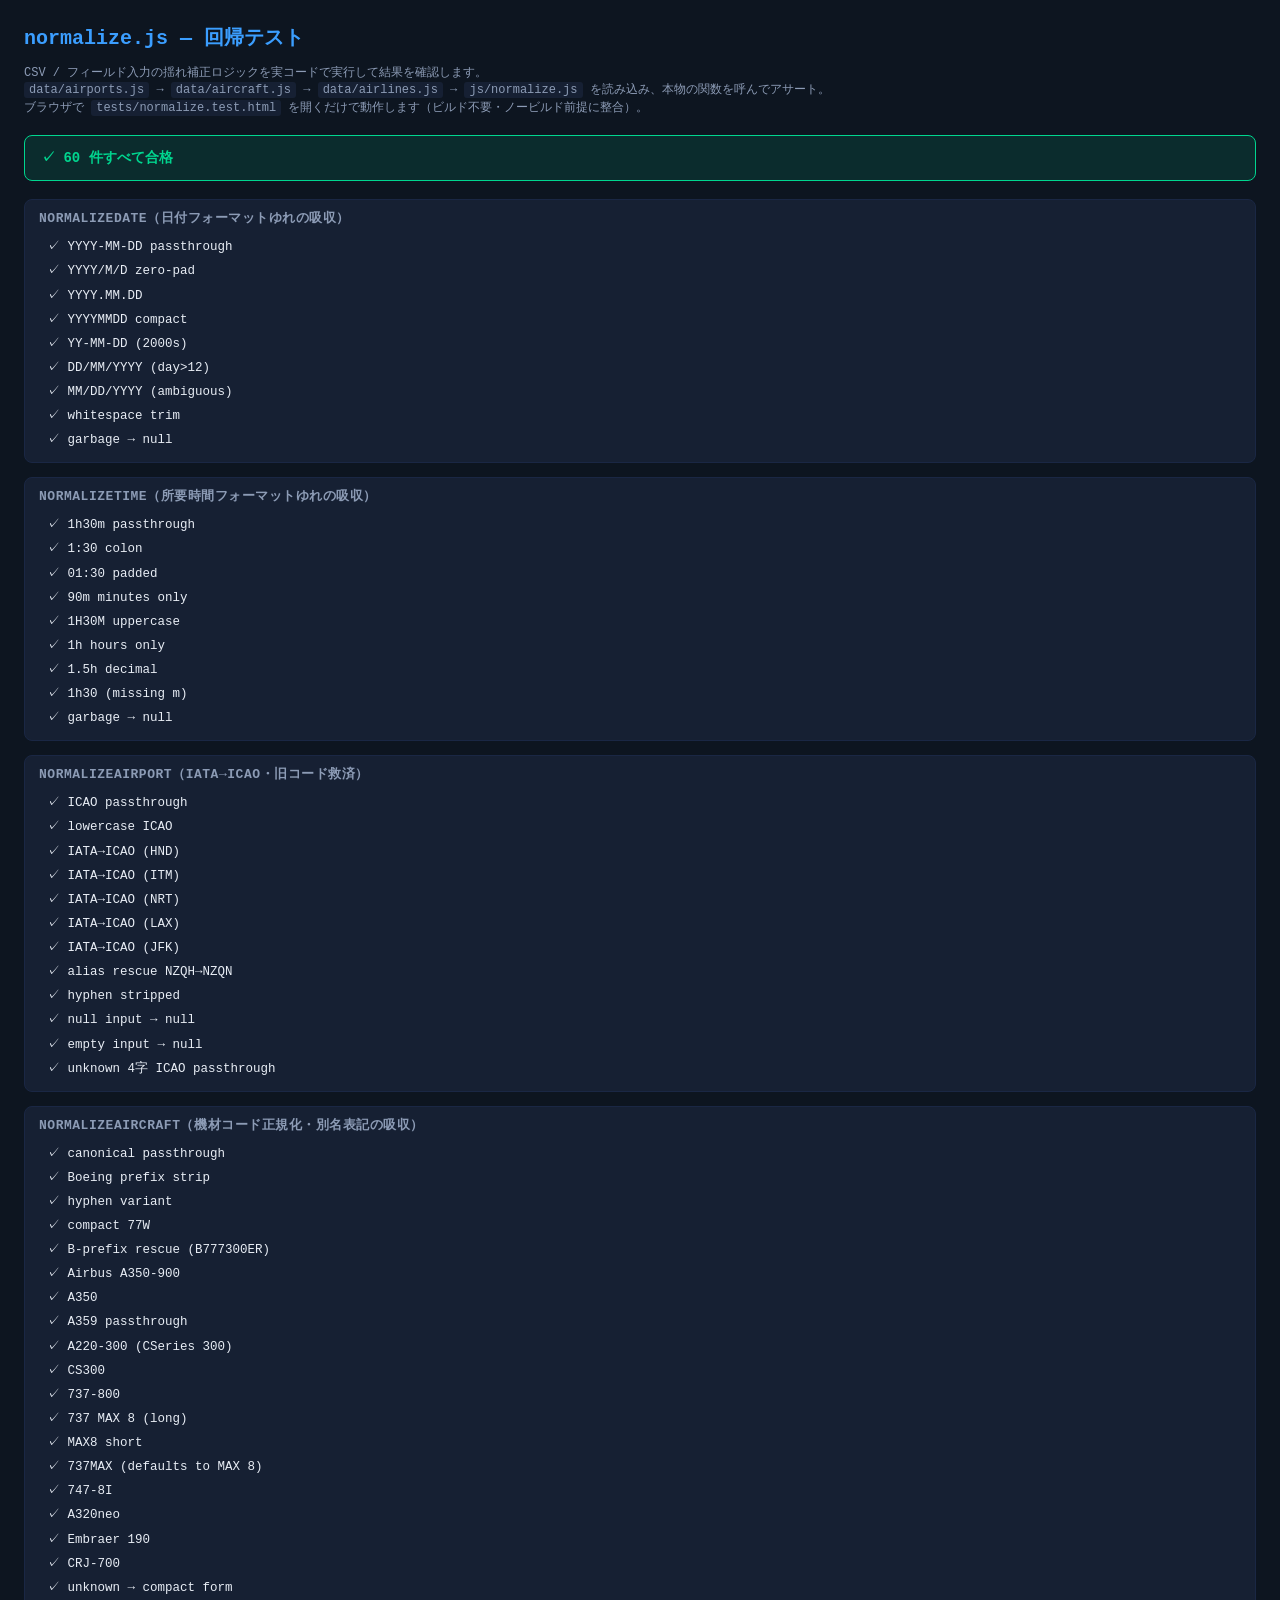
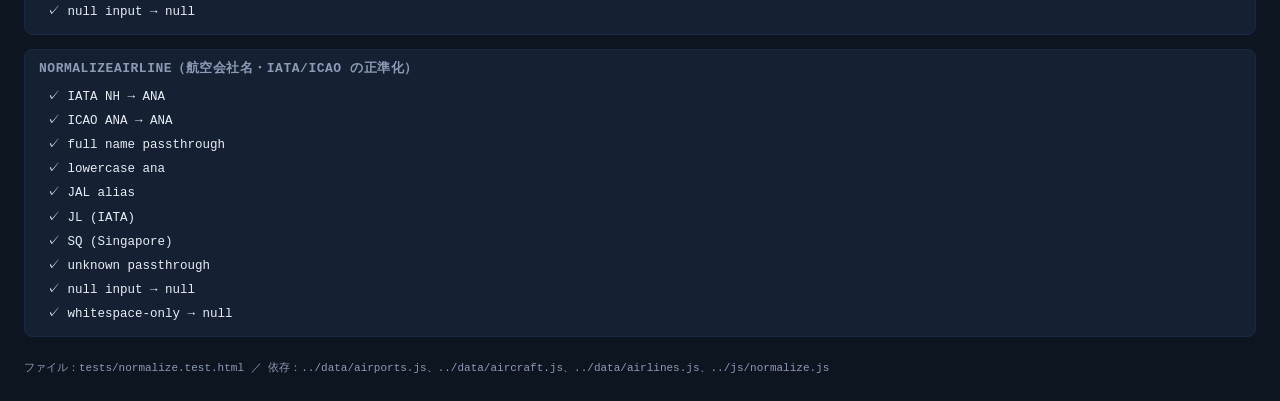
<file: tests/normalize.test.html>
<!DOCTYPE html>
<html lang="ja">
<head>
<meta charset="utf-8">
<title>normalize.js テスト</title>
<style>
  :root{
    --bg:#0d1520; --card:#162033; --border:#1a2744;
    --text:#e8edf5; --text-2:#8c9bb5; --accent:#3b9eff;
    --green:#00d68f; --red:#ff4d6a; --amber:#ffb020;
  }
  *{box-sizing:border-box;}
  body{font-family:ui-monospace,'JetBrains Mono',Menlo,monospace;background:var(--bg);color:var(--text);
       margin:0;padding:24px;line-height:1.45;}
  h1{color:var(--accent);font-size:20px;margin:0 0 4px;}
  .intro{color:var(--text-2);font-size:12px;margin-bottom:18px;}
  .intro code{background:var(--card);padding:1px 5px;border-radius:3px;}
  .summary{padding:12px 16px;border-radius:8px;font-weight:700;font-size:14px;margin:18px 0;}
  .summary.ok  {background:rgba(0,214,143,0.12);border:1px solid var(--green);color:var(--green);}
  .summary.fail{background:rgba(255,77,106,0.12);border:1px solid var(--red);  color:var(--red);}
  .group{margin:14px 0;background:var(--card);border:1px solid var(--border);border-radius:8px;
         padding:10px 14px;}
  .group h2{font-size:13px;color:var(--text-2);margin:0 0 6px;text-transform:uppercase;letter-spacing:0.04em;}
  .case{padding:3px 0;font-size:12.5px;border-left:3px solid transparent;padding-left:8px;margin-left:-3px;}
  .pass{color:var(--green);}
  .fail{color:var(--red);border-left-color:var(--red);background:rgba(255,77,106,0.06);}
  .label{color:var(--text);}
  .expected{color:var(--text-2);}
  .got{color:var(--amber);}
  .meta{color:var(--text-2);font-size:11px;margin-top:24px;}
</style>
</head>
<body>
<h1>normalize.js — 回帰テスト</h1>
<p class="intro">
  CSV / フィールド入力の揺れ補正ロジックを実コードで実行して結果を確認します。<br>
  <code>data/airports.js</code> → <code>data/aircraft.js</code> → <code>data/airlines.js</code> → <code>js/normalize.js</code> を読み込み、本物の関数を呼んでアサート。<br>
  ブラウザで <code>tests/normalize.test.html</code> を開くだけで動作します（ビルド不要・ノービルド前提に整合）。
</p>
<div id="summary" class="summary"></div>
<div id="results"></div>
<div class="meta">ファイル：<code>tests/normalize.test.html</code> ／ 依存：<code>../data/airports.js</code>、<code>../data/aircraft.js</code>、<code>../data/airlines.js</code>、<code>../js/normalize.js</code></div>

<!-- 実コードを読み込む（バージョンクエリ不要：file:// から手で開く前提） -->
<script src="../data/airports.js"></script>
<script src="../data/aircraft.js"></script>
<script src="../data/airlines.js"></script>
<script src="../js/normalize.js"></script>

<script>
// =========================== ミニ assert ハーネス ===========================
// 依存追加なし。eq(label, actual, expected) で 1 ケース。group(name) でセクション切り替え。
// 最後に done() を呼ぶと合計をサマリーに表示。
let _passed = 0, _failed = 0;
let _currentGroup = null;

function group(name){
  const div = document.createElement('div');
  div.className = 'group';
  const h2 = document.createElement('h2');
  h2.textContent = name;
  div.appendChild(h2);
  document.getElementById('results').appendChild(div);
  _currentGroup = div;
}

function eq(label, actual, expected){
  const ok = (actual === expected) ||
             (Number.isNaN(actual) && Number.isNaN(expected));
  const row = document.createElement('div');
  row.className = 'case ' + (ok ? 'pass' : 'fail');
  if(ok){
    row.innerHTML = '<span class="label">✓ ' + escapeHtml(label) + '</span>';
    _passed++;
  } else {
    row.innerHTML = '<span class="label">✗ ' + escapeHtml(label) + '</span> ' +
                    '<span class="expected">expected ' + escapeHtml(JSON.stringify(expected)) + '</span> ' +
                    '<span class="got">got ' + escapeHtml(JSON.stringify(actual)) + '</span>';
    _failed++;
  }
  _currentGroup.appendChild(row);
}

function escapeHtml(s){
  return String(s).replace(/[&<>"']/g, ch => ({
    '&':'&amp;','<':'&lt;','>':'&gt;','"':'&quot;',"'":'&#39;'
  }[ch]));
}

function done(){
  const total = _passed + _failed;
  const sum = document.getElementById('summary');
  if(_failed === 0){
    sum.className = 'summary ok';
    sum.textContent = '✓ ' + total + ' 件すべて合格';
  } else {
    sum.className = 'summary fail';
    sum.textContent = '✗ ' + _failed + ' / ' + total + ' 件失敗';
  }
}

// ============================ テストケース ============================

// ---- normalizeDate ----
group('normalizeDate（日付フォーマットゆれの吸収）');
eq('YYYY-MM-DD passthrough',  normalizeDate('2025-06-01'), '2025-06-01');
eq('YYYY/M/D zero-pad',       normalizeDate('2025/6/1'),   '2025-06-01');
eq('YYYY.MM.DD',              normalizeDate('2025.06.01'), '2025-06-01');
eq('YYYYMMDD compact',        normalizeDate('20250601'),   '2025-06-01');
eq('YY-MM-DD (2000s)',        normalizeDate('25-06-01'),   '2025-06-01');
eq('DD/MM/YYYY (day>12)',     normalizeDate('25/06/2025'), '2025-06-25');
eq('MM/DD/YYYY (ambiguous)',  normalizeDate('06/01/2025'), '2025-06-01');
eq('whitespace trim',         normalizeDate('  2025-06-01  '), '2025-06-01');
eq('garbage → null',          normalizeDate('hello'),      null);

// ---- normalizeTime ----
group('normalizeTime（所要時間フォーマットゆれの吸収）');
eq('1h30m passthrough', normalizeTime('1h30m'),  '1h30m');
eq('1:30 colon',         normalizeTime('1:30'),   '1h30m');
eq('01:30 padded',       normalizeTime('01:30'),  '1h30m');
eq('90m minutes only',   normalizeTime('90m'),    '1h30m');
eq('1H30M uppercase',    normalizeTime('1H30M'),  '1h30m');
eq('1h hours only',      normalizeTime('1h'),     '1h00m');
eq('1.5h decimal',       normalizeTime('1.5h'),   '1h30m');
eq('1h30 (missing m)',   normalizeTime('1h30'),   '1h30m');
eq('garbage → null',     normalizeTime('hello'),  null);

// ---- normalizeAirport ----
group('normalizeAirport（IATA→ICAO・旧コード救済）');
eq('ICAO passthrough',       normalizeAirport('RJTT'), 'RJTT');
eq('lowercase ICAO',         normalizeAirport('rjtt'), 'RJTT');
eq('IATA→ICAO (HND)',        normalizeAirport('HND'),  'RJTT');
eq('IATA→ICAO (ITM)',        normalizeAirport('ITM'),  'RJOO');
eq('IATA→ICAO (NRT)',        normalizeAirport('NRT'),  'RJAA');
eq('IATA→ICAO (LAX)',        normalizeAirport('LAX'),  'KLAX');
eq('IATA→ICAO (JFK)',        normalizeAirport('JFK'),  'KJFK');
eq('alias rescue NZQH→NZQN', normalizeAirport('NZQH'), 'NZQN');
eq('hyphen stripped',        normalizeAirport('R-JTT'), 'RJTT');
eq('null input → null',      normalizeAirport(null), null);
eq('empty input → null',     normalizeAirport(''),   null);
eq('unknown 4字 ICAO passthrough', normalizeAirport('ZZZZ'), 'ZZZZ');

// ---- normalizeAircraft ----
group('normalizeAircraft（機材コード正規化・別名表記の吸収）');
eq('canonical passthrough',  normalizeAircraft('B77W'),             'B77W');
eq('Boeing prefix strip',    normalizeAircraft('Boeing 777-300ER'), 'B77W');
eq('hyphen variant',         normalizeAircraft('777-300ER'),        'B77W');
eq('compact 77W',            normalizeAircraft('77W'),              'B77W');
eq('B-prefix rescue (B777300ER)', normalizeAircraft('B777300ER'),   'B77W');
eq('Airbus A350-900',        normalizeAircraft('A350-900'),         'A359');
eq('A350',                   normalizeAircraft('A350'),             'A359');
eq('A359 passthrough',       normalizeAircraft('A359'),             'A359');
eq('A220-300 (CSeries 300)', normalizeAircraft('A220-300'),         'BCS3');
eq('CS300',                  normalizeAircraft('CS300'),            'BCS3');
eq('737-800',                normalizeAircraft('737-800'),          'B738');
eq('737 MAX 8 (long)',       normalizeAircraft('737MAX8'),          'B38M');
eq('MAX8 short',             normalizeAircraft('MAX8'),             'B38M');
eq('737MAX (defaults to MAX 8)', normalizeAircraft('737MAX'),       'B38M');
eq('747-8I',                 normalizeAircraft('747-8I'),           'B748');
eq('A320neo',                normalizeAircraft('A320neo'),          'A320');
eq('Embraer 190',            normalizeAircraft('EMB190'),           'E190');
eq('CRJ-700',                normalizeAircraft('CRJ-700'),          'CRJ7');
eq('unknown → compact form', normalizeAircraft('Foo-123'),          'FOO123');
eq('null input → null',      normalizeAircraft(null),               null);

// ---- normalizeAirline ----
group('normalizeAirline（航空会社名・IATA/ICAO の正準化）');
eq('IATA NH → ANA',          normalizeAirline('NH'),  'All Nippon Airways');
eq('ICAO ANA → ANA',         normalizeAirline('ANA'), 'All Nippon Airways');
eq('full name passthrough',  normalizeAirline('All Nippon Airways'), 'All Nippon Airways');
eq('lowercase ana',          normalizeAirline('ana'), 'All Nippon Airways');
eq('JAL alias',              normalizeAirline('JAL'), 'Japan Airlines');
eq('JL (IATA)',              normalizeAirline('JL'),  'Japan Airlines');
eq('SQ (Singapore)',         normalizeAirline('SQ'),  'Singapore Airlines');
eq('unknown passthrough',    normalizeAirline('My Custom Airline'), 'My Custom Airline');
eq('null input → null',      normalizeAirline(null), null);
eq('whitespace-only → null', normalizeAirline('   '), null);

done();
</script>
</body>
</html>
</file>
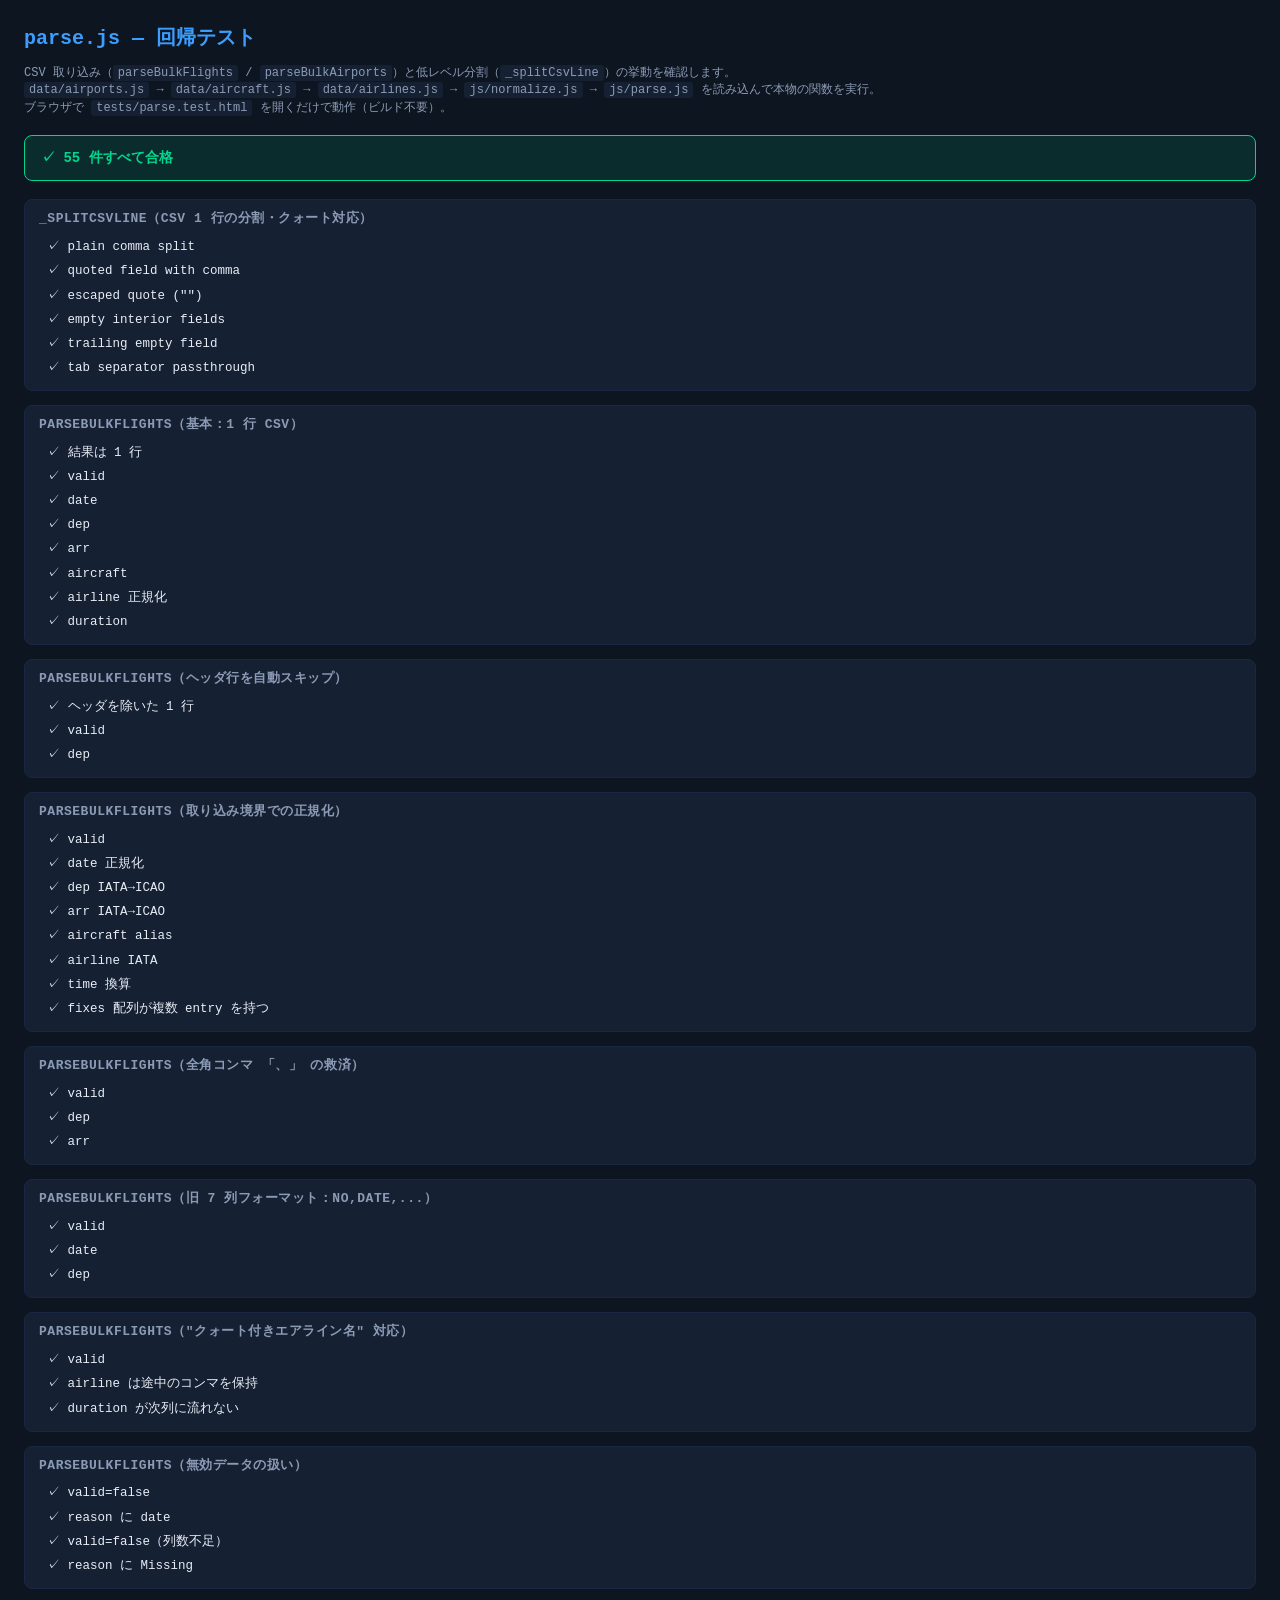
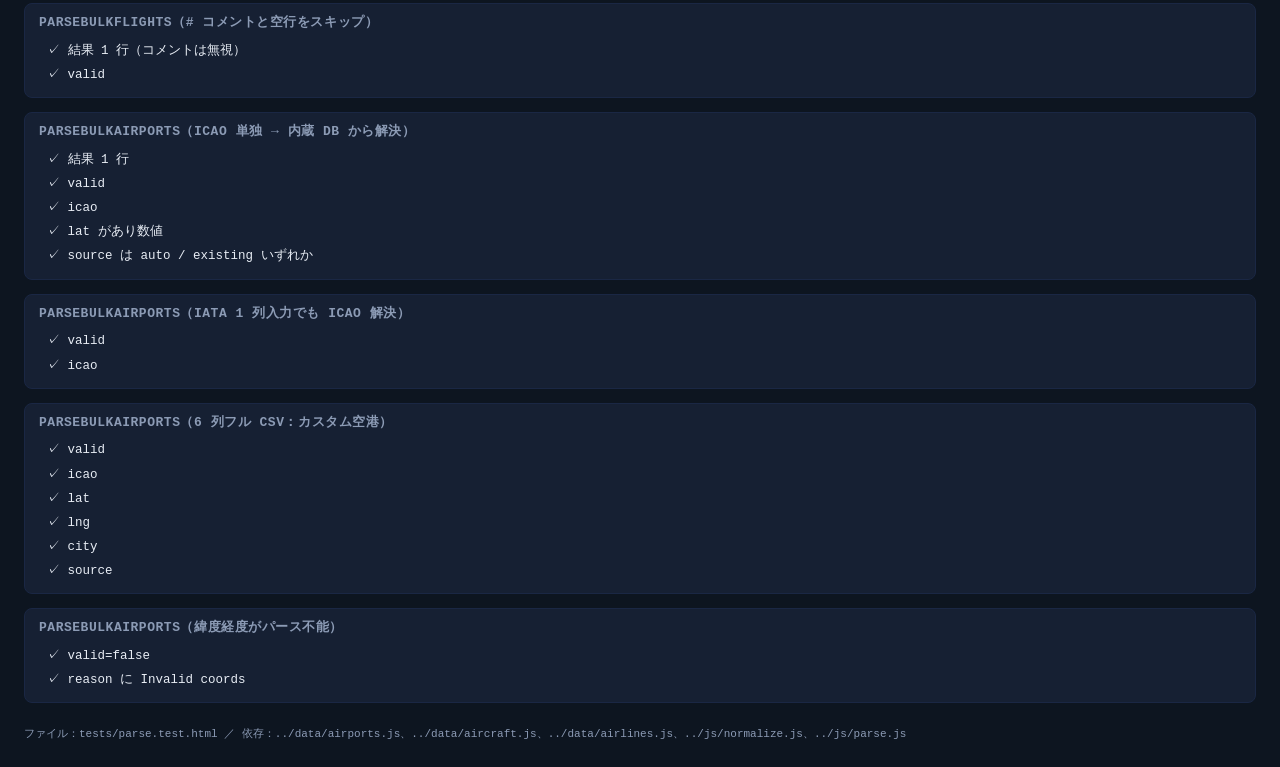
<file: tests/parse.test.html>
<!DOCTYPE html>
<html lang="ja">
<head>
<meta charset="utf-8">
<title>parse.js テスト</title>
<style>
  :root{
    --bg:#0d1520; --card:#162033; --border:#1a2744;
    --text:#e8edf5; --text-2:#8c9bb5; --accent:#3b9eff;
    --green:#00d68f; --red:#ff4d6a; --amber:#ffb020;
  }
  *{box-sizing:border-box;}
  body{font-family:ui-monospace,'JetBrains Mono',Menlo,monospace;background:var(--bg);color:var(--text);
       margin:0;padding:24px;line-height:1.45;}
  h1{color:var(--accent);font-size:20px;margin:0 0 4px;}
  .intro{color:var(--text-2);font-size:12px;margin-bottom:18px;}
  .intro code{background:var(--card);padding:1px 5px;border-radius:3px;}
  .summary{padding:12px 16px;border-radius:8px;font-weight:700;font-size:14px;margin:18px 0;}
  .summary.ok  {background:rgba(0,214,143,0.12);border:1px solid var(--green);color:var(--green);}
  .summary.fail{background:rgba(255,77,106,0.12);border:1px solid var(--red);  color:var(--red);}
  .group{margin:14px 0;background:var(--card);border:1px solid var(--border);border-radius:8px;
         padding:10px 14px;}
  .group h2{font-size:13px;color:var(--text-2);margin:0 0 6px;text-transform:uppercase;letter-spacing:0.04em;}
  .case{padding:3px 0;font-size:12.5px;border-left:3px solid transparent;padding-left:8px;margin-left:-3px;}
  .pass{color:var(--green);}
  .fail{color:var(--red);border-left-color:var(--red);background:rgba(255,77,106,0.06);}
  .label{color:var(--text);}
  .expected{color:var(--text-2);}
  .got{color:var(--amber);}
  .meta{color:var(--text-2);font-size:11px;margin-top:24px;}
</style>
</head>
<body>
<h1>parse.js — 回帰テスト</h1>
<p class="intro">
  CSV 取り込み（<code>parseBulkFlights</code> / <code>parseBulkAirports</code>）と低レベル分割（<code>_splitCsvLine</code>）の挙動を確認します。<br>
  <code>data/airports.js</code> → <code>data/aircraft.js</code> → <code>data/airlines.js</code> → <code>js/normalize.js</code> → <code>js/parse.js</code> を読み込んで本物の関数を実行。<br>
  ブラウザで <code>tests/parse.test.html</code> を開くだけで動作（ビルド不要）。
</p>
<div id="summary" class="summary"></div>
<div id="results"></div>
<div class="meta">ファイル：<code>tests/parse.test.html</code> ／ 依存：<code>../data/airports.js</code>、<code>../data/aircraft.js</code>、<code>../data/airlines.js</code>、<code>../js/normalize.js</code>、<code>../js/parse.js</code></div>

<!-- 実コードを読み込む -->
<script src="../data/airports.js"></script>
<script src="../data/aircraft.js"></script>
<script src="../data/airlines.js"></script>
<script src="../js/normalize.js"></script>
<script src="../js/parse.js"></script>

<script>
// =========================== ミニ assert ハーネス ===========================
// normalize.test.html と同じ仕組み。プリミティブは eq、配列は arrEq で比較。
let _passed = 0, _failed = 0;
let _currentGroup = null;

function group(name){
  const div = document.createElement('div');
  div.className = 'group';
  const h2 = document.createElement('h2');
  h2.textContent = name;
  div.appendChild(h2);
  document.getElementById('results').appendChild(div);
  _currentGroup = div;
}

function eq(label, actual, expected){
  const ok = (actual === expected) ||
             (Number.isNaN(actual) && Number.isNaN(expected));
  _record(label, ok, actual, expected);
}

// 配列 / オブジェクトの shallow 比較は JSON.stringify でカバー（順序依存に注意）
function arrEq(label, actual, expected){
  const ok = JSON.stringify(actual) === JSON.stringify(expected);
  _record(label, ok, actual, expected);
}

function _record(label, ok, actual, expected){
  const row = document.createElement('div');
  row.className = 'case ' + (ok ? 'pass' : 'fail');
  if(ok){
    row.innerHTML = '<span class="label">✓ ' + escapeHtml(label) + '</span>';
    _passed++;
  } else {
    row.innerHTML = '<span class="label">✗ ' + escapeHtml(label) + '</span> ' +
                    '<span class="expected">expected ' + escapeHtml(JSON.stringify(expected)) + '</span> ' +
                    '<span class="got">got ' + escapeHtml(JSON.stringify(actual)) + '</span>';
    _failed++;
  }
  _currentGroup.appendChild(row);
}

function escapeHtml(s){
  return String(s).replace(/[&<>"']/g, ch => ({
    '&':'&amp;','<':'&lt;','>':'&gt;','"':'&quot;',"'":'&#39;'
  }[ch]));
}

function done(){
  const total = _passed + _failed;
  const sum = document.getElementById('summary');
  if(_failed === 0){
    sum.className = 'summary ok';
    sum.textContent = '✓ ' + total + ' 件すべて合格';
  } else {
    sum.className = 'summary fail';
    sum.textContent = '✗ ' + _failed + ' / ' + total + ' 件失敗';
  }
}

// ============================ テストケース ============================

// ---- _splitCsvLine ----（クォート / エスケープ / 全角コンマ）
group('_splitCsvLine（CSV 1 行の分割・クォート対応）');
arrEq('plain comma split',         _splitCsvLine('a,b,c', ','),       ['a','b','c']);
arrEq('quoted field with comma',   _splitCsvLine('a,"b,c",d', ','),   ['a','b,c','d']);
arrEq('escaped quote ("")',        _splitCsvLine('"a""b",c', ','),    ['a"b','c']);
arrEq('empty interior fields',     _splitCsvLine('a,,c', ','),        ['a','','c']);
arrEq('trailing empty field',      _splitCsvLine('a,b,', ','),        ['a','b','']);
arrEq('tab separator passthrough', _splitCsvLine('a\tb\tc', '\t'),    ['a','b','c']);

// ---- parseBulkFlights ---- 単純な happy path
group('parseBulkFlights（基本：1 行 CSV）');
{
  const r = parseBulkFlights('2025-06-01,RJTT,RJOO,B772,ANA,1h30m');
  eq('結果は 1 行',     r.length, 1);
  eq('valid',           r[0].valid, true);
  eq('date',            r[0].date, '2025-06-01');
  eq('dep',             r[0].dep,  'RJTT');
  eq('arr',             r[0].arr,  'RJOO');
  eq('aircraft',        r[0].ac,   'B772');
  eq('airline 正規化', r[0].al,   'All Nippon Airways');
  eq('duration',        r[0].t,    '1h30m');
}

// ヘッダ行検出
group('parseBulkFlights（ヘッダ行を自動スキップ）');
{
  const csv = 'date,dep,arr,aircraft,airline,duration\n' +
              '2025-06-01,RJTT,RJOO,B772,ANA,1h30m';
  const r = parseBulkFlights(csv);
  eq('ヘッダを除いた 1 行', r.length, 1);
  eq('valid',               r[0].valid, true);
  eq('dep',                 r[0].dep, 'RJTT');
}

// 正規化が走るケース（日付・IATA・機材・エアライン）
group('parseBulkFlights（取り込み境界での正規化）');
{
  const r = parseBulkFlights('2025/6/1,HND,ITM,777-300ER,NH,90m');
  eq('valid',          r[0].valid, true);
  eq('date 正規化',   r[0].date, '2025-06-01');
  eq('dep IATA→ICAO', r[0].dep,  'RJTT');
  eq('arr IATA→ICAO', r[0].arr,  'RJOO');
  eq('aircraft alias', r[0].ac,   'B77W');
  eq('airline IATA',   r[0].al,   'All Nippon Airways');
  eq('time 換算',      r[0].t,    '1h30m');
  eq('fixes 配列が複数 entry を持つ', r[0].fixes.length >= 5, true);
}

// 全角コンマ（、）混入を救済
group('parseBulkFlights（全角コンマ 「、」 の救済）');
{
  const r = parseBulkFlights('2025-06-01、RJTT、RJOO、B772、ANA、1h30m');
  eq('valid',  r[0].valid, true);
  eq('dep',    r[0].dep,   'RJTT');
  eq('arr',    r[0].arr,   'RJOO');
}

// レガシー 7 列フォーマット（先頭に No 列）
group('parseBulkFlights（旧 7 列フォーマット：No,date,...）');
{
  const r = parseBulkFlights('1,2025-06-01,RJTT,RJOO,B772,ANA,1h30m');
  eq('valid',  r[0].valid, true);
  eq('date',   r[0].date,  '2025-06-01');
  eq('dep',    r[0].dep,   'RJTT');
}

// クォートで囲まれたエアライン（コンマ含む）
group('parseBulkFlights（"クォート付きエアライン名" 対応）');
{
  const r = parseBulkFlights('2025-06-01,RJTT,RJOO,B772,"Singapore Airlines, Ltd",1h30m');
  eq('valid',     r[0].valid, true);
  eq('airline は途中のコンマを保持', r[0].al, 'Singapore Airlines, Ltd');
  eq('duration が次列に流れない',   r[0].t,  '1h30m');
}

// 無効データ：パース不能な日付
group('parseBulkFlights（無効データの扱い）');
{
  const r = parseBulkFlights('hello,RJTT,RJOO,B772,ANA,1h30m');
  eq('valid=false',      r[0].valid, false);
  eq('reason に date',   /date/i.test(r[0].reason || ''), true);
}
{
  const r = parseBulkFlights('2025-06-01,RJTT,RJOO,B772');  // 列数不足
  eq('valid=false（列数不足）', r[0].valid, false);
  eq('reason に Missing',       /Missing/i.test(r[0].reason || ''), true);
}

// コメント行 / 空行のスキップ
group('parseBulkFlights（# コメントと空行をスキップ）');
{
  const csv = '# IF_FlightLog v1\n' +
              '\n' +
              '# date,dep,arr,...\n' +
              '2025-06-01,RJTT,RJOO,B772,ANA,1h30m';
  const r = parseBulkFlights(csv);
  eq('結果 1 行（コメントは無視）', r.length, 1);
  eq('valid',                       r[0].valid, true);
}

// ---- parseBulkAirports ---- ICAO 1 列で DB 自動解決
group('parseBulkAirports（ICAO 単独 → 内蔵 DB から解決）');
{
  const r = parseBulkAirports('RJTT');
  eq('結果 1 行',     r.length, 1);
  eq('valid',         r[0].valid, true);
  eq('icao',          r[0].icao, 'RJTT');
  eq('lat があり数値', typeof r[0].lat === 'number', true);
  eq('source は auto / existing いずれか',
     r[0].source === 'auto' || r[0].source === 'existing', true);
}

// ---- parseBulkAirports ---- IATA 1 列でも解決
group('parseBulkAirports（IATA 1 列入力でも ICAO 解決）');
{
  const r = parseBulkAirports('HND');
  eq('valid', r[0].valid, true);
  eq('icao',  r[0].icao,  'RJTT');
}

// ---- parseBulkAirports ---- 完全 CSV（カスタム空港）
group('parseBulkAirports（6 列フル CSV：カスタム空港）');
{
  const r = parseBulkAirports('ZZZZ,35.0,135.0,Foo City,Japan,Asia');
  eq('valid',   r[0].valid, true);
  eq('icao',    r[0].icao, 'ZZZZ');
  eq('lat',     r[0].lat,  35.0);
  eq('lng',     r[0].lng,  135.0);
  eq('city',    r[0].city, 'Foo City');
  eq('source',  r[0].source, 'manual');
}

// ---- parseBulkAirports ---- 無効座標
group('parseBulkAirports（緯度経度がパース不能）');
{
  const r = parseBulkAirports('ZZZZ,abc,def,Foo,Japan,Asia');
  eq('valid=false', r[0].valid, false);
  eq('reason に Invalid coords', /coords/i.test(r[0].reason || ''), true);
}

done();
</script>
</body>
</html>
</file>
